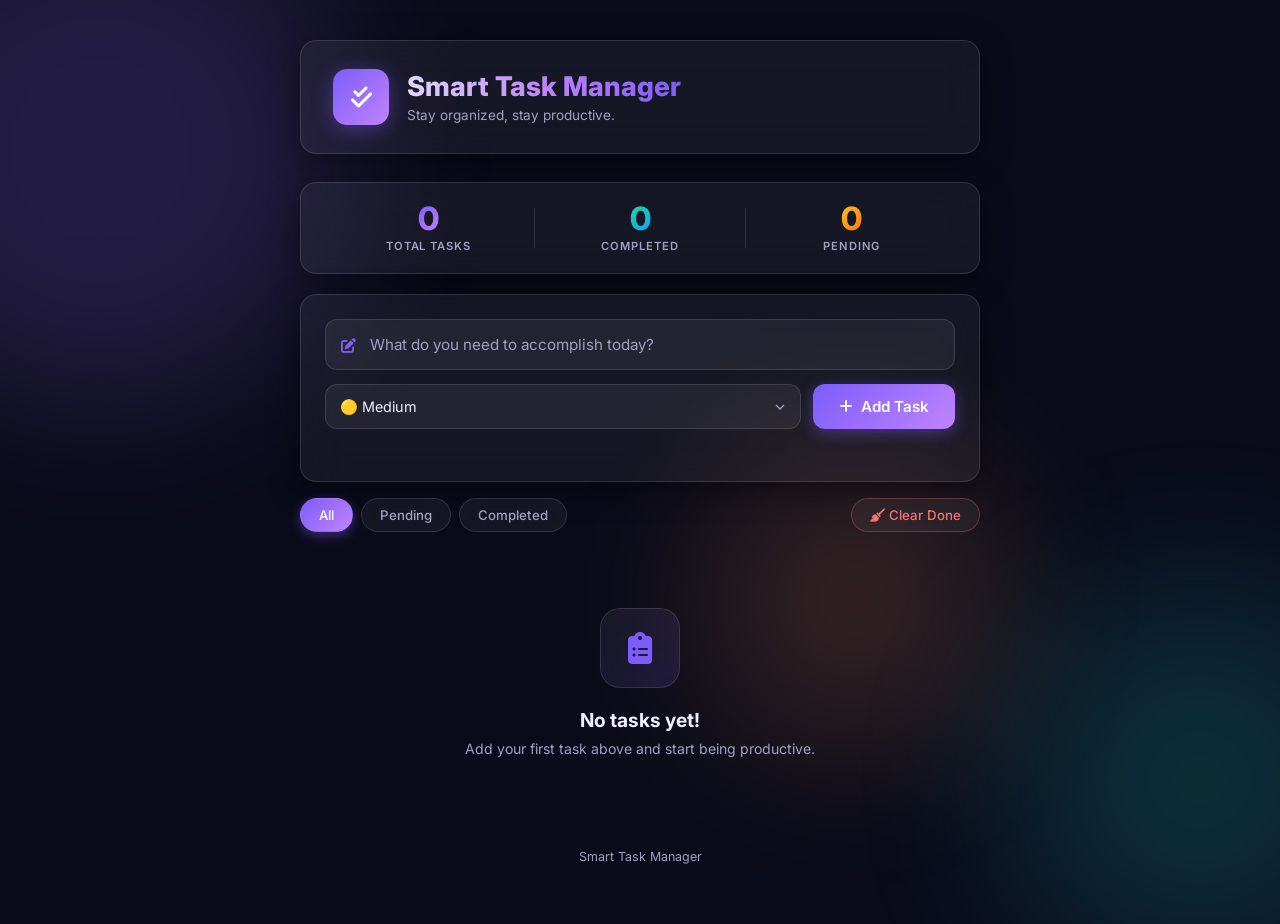
<file: index.html>
<!DOCTYPE html>
<html lang="en">

<head>
    <meta charset="UTF-8" />
    <meta name="viewport" content="width=device-width, initial-scale=1.0" />
    <meta name="description"
        content="Smart Task Manager – Organize your daily tasks with ease. Add, complete, and delete tasks in real time." />
    <title>Smart Task Manager</title>
    <link rel="stylesheet" href="style.css" />
    <link href="https://fonts.googleapis.com/css2?family=Inter:wght@300;400;500;600;700;800&display=swap"
        rel="stylesheet" />
    <link rel="stylesheet" href="https://cdnjs.cloudflare.com/ajax/libs/font-awesome/6.5.0/css/all.min.css" />
</head>

<body>

    <!-- Animated background orbs -->
    <div class="bg-orb orb1"></div>
    <div class="bg-orb orb2"></div>
    <div class="bg-orb orb3"></div>

    <div class="app-wrapper">

        <!-- Header -->
        <header class="app-header">
            <div class="header-icon">
                <i class="fas fa-check-double"></i>
            </div>
            <div class="header-text">
                <h1>Smart Task Manager</h1>
                <p class="subtitle">Stay organized, stay productive.</p>
            </div>
        </header>

        <!-- Stats Bar -->
        <div class="stats-bar">
            <div class="stat-item" id="stat-total">
                <span class="stat-number" id="total-count">0</span>
                <span class="stat-label">Total Tasks</span>
            </div>
            <div class="stat-divider"></div>
            <div class="stat-item" id="stat-completed">
                <span class="stat-number" id="completed-count">0</span>
                <span class="stat-label">Completed</span>
            </div>
            <div class="stat-divider"></div>
            <div class="stat-item" id="stat-pending">
                <span class="stat-number" id="pending-count">0</span>
                <span class="stat-label">Pending</span>
            </div>
        </div>

        <!-- Input Section -->
        <div class="input-section">
            <div class="input-wrapper">
                <i class="fas fa-pen-to-square input-icon"></i>
                <input type="text" id="task-input" placeholder="What do you need to accomplish today?" maxlength="120"
                    autocomplete="off" />
            </div>

            <div class="input-controls">
                <select id="priority-select" aria-label="Task Priority">
                    <option value="medium">🟡 Medium</option>
                    <option value="high">🔴 High</option>
                    <option value="low">🟢 Low</option>
                </select>
                <button id="add-btn" onclick="addTask()">
                    <i class="fas fa-plus"></i>
                    <span>Add Task</span>
                </button>
            </div>

            <!-- Validation message -->
            <div id="validation-msg" class="validation-msg" role="alert" aria-live="polite"></div>
        </div>

        <!-- Filter Bar -->
        <div class="filter-bar">
            <button class="filter-btn active" data-filter="all" onclick="filterTasks('all', this)">All</button>
            <button class="filter-btn" data-filter="pending" onclick="filterTasks('pending', this)">Pending</button>
            <button class="filter-btn" data-filter="completed"
                onclick="filterTasks('completed', this)">Completed</button>
            <button class="filter-btn clear-btn" onclick="clearCompleted()" title="Remove all completed tasks">
                <i class="fas fa-broom"></i> Clear Done
            </button>
        </div>

        <!-- Task List -->
        <main>
            <ul id="task-list" aria-label="Task List"></ul>

            <!-- Empty State -->
            <div id="empty-state" class="empty-state">
                <div class="empty-icon"><i class="fas fa-clipboard-list"></i></div>
                <h2>No tasks yet!</h2>
                <p>Add your first task above and start being productive.</p>
            </div>
        </main>

        <!-- Footer -->
        <footer class="app-footer">
            <p>Smart Task Manager </p>
        </footer>

    </div>

    <script src="script.js"></script>
</body>

</html>
</file>
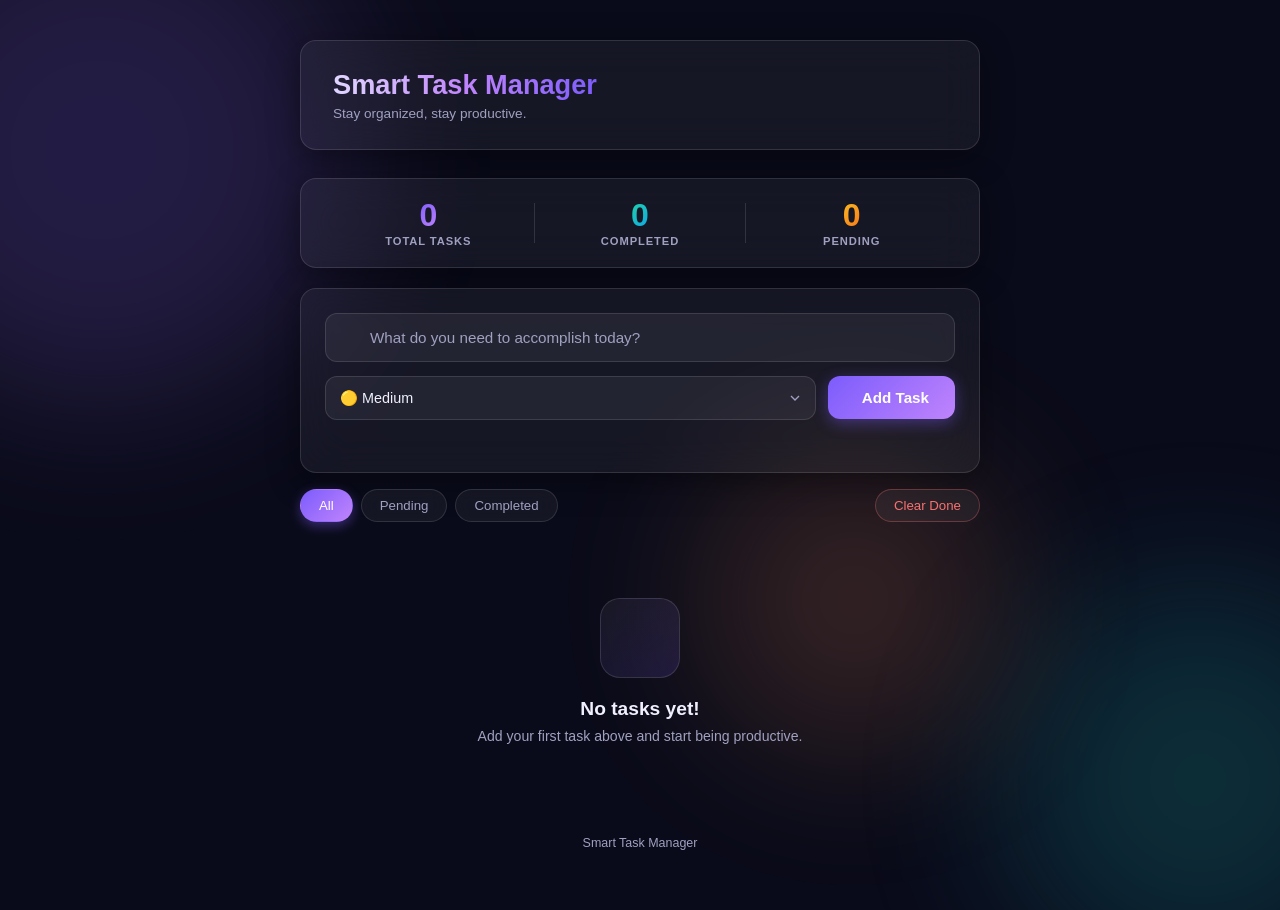
<file: mini.html>
<!DOCTYPE html>
<html lang="en">

<head>
    <meta charset="UTF-8" />
    <meta name="viewport" content="width=device-width, initial-scale=1.0" />
    <meta name="description"
        content="Smart Task Manager – Organize your daily tasks with ease. Add, complete, and delete tasks in real time." />
    <title>Smart Task Manager</title>
    <style>
        *, *::before, *::after {
  box-sizing: border-box;
  margin: 0;
  padding: 0;
}

:root {
  --bg-deep:       #0a0b1a;
  --bg-card:       rgba(255, 255, 255, 0.05);
  --border-glass:  rgba(255, 255, 255, 0.12);
  --accent:        #7c5cfc;
  --accent-2:      #c084fc;
  --accent-glow:   rgba(124, 92, 252, 0.4);
  --success:       #22d3a5;
  --danger:        #f87171;
  --warning:       #fbbf24;
  --text-primary:  #f0f0ff;
  --text-secondary:#a0a0c0;
  --shadow-card:   0 8px 32px rgba(0, 0, 0, 0.4);
  --radius:        16px;
  --transition:    all 0.3s cubic-bezier(0.4, 0, 0.2, 1);
}

html { scroll-behavior: smooth; }

body {
  font-family: 'Inter', sans-serif;
  background: var(--bg-deep);
  color: var(--text-primary);
  min-height: 100vh;
  display: flex;
  justify-content: center;
  align-items: flex-start;
  padding: 40px 16px 60px;
  overflow-x: hidden;
  position: relative;
}

/* --- Animated Background Orbs --- */
.bg-orb {
  position: fixed;
  border-radius: 50%;
  filter: blur(80px);
  opacity: 0.18;
  animation: drift 12s ease-in-out infinite alternate;
  pointer-events: none;
  z-index: 0;
}
.orb1 {
  width: 500px; height: 500px;
  background: radial-gradient(circle, #7c5cfc, #c084fc);
  top: -100px; left: -150px;
  animation-delay: 0s;
}
.orb2 {
  width: 400px; height: 400px;
  background: radial-gradient(circle, #22d3a5, #0ea5e9);
  bottom: -80px; right: -120px;
  animation-delay: -5s;
}
.orb3 {
  width: 300px; height: 300px;
  background: radial-gradient(circle, #f87171, #fbbf24);
  top: 50%; left: 55%;
  animation-delay: -9s;
}
@keyframes drift {
  from { transform: translate(0, 0) scale(1); }
  to   { transform: translate(20px, 30px) scale(1.08); }
}

/* --- App Wrapper --- */
.app-wrapper {
  width: 100%;
  max-width: 680px;
  position: relative;
  z-index: 1;
}

/* --- Header --- */
.app-header {
  display: flex;
  align-items: center;
  gap: 18px;
  margin-bottom: 28px;
  padding: 28px 32px;
  background: var(--bg-card);
  backdrop-filter: blur(20px);
  border: 1px solid var(--border-glass);
  border-radius: var(--radius);
  box-shadow: var(--shadow-card);
}

.header-text h1 {
  font-size: 1.7rem;
  font-weight: 800;
  background: linear-gradient(90deg, #e0d7ff, #c084fc, #7c5cfc);
  -webkit-background-clip: text;
  -webkit-text-fill-color: transparent;
  background-clip: text;
  line-height: 1.2;
}

.subtitle {
  font-size: 0.85rem;
  color: var(--text-secondary);
  margin-top: 4px;
  font-weight: 400;
}

/* --- Stats Bar --- */
.stats-bar {
  display: flex;
  align-items: center;
  justify-content: center;
  gap: 0;
  padding: 20px 32px;
  background: var(--bg-card);
  backdrop-filter: blur(20px);
  border: 1px solid var(--border-glass);
  border-radius: var(--radius);
  box-shadow: var(--shadow-card);
  margin-bottom: 20px;
}

.stat-item {
  flex: 1;
  display: flex;
  flex-direction: column;
  align-items: center;
  gap: 4px;
}

.stat-number {
  font-size: 2rem;
  font-weight: 800;
  line-height: 1;
  background: linear-gradient(135deg, var(--accent), var(--accent-2));
  -webkit-background-clip: text;
  -webkit-text-fill-color: transparent;
  background-clip: text;
  transition: var(--transition);
}

#stat-completed .stat-number { background: linear-gradient(135deg, var(--success), #0ea5e9); -webkit-background-clip: text; background-clip: text; }
#stat-pending .stat-number   { background: linear-gradient(135deg, var(--warning), #f97316); -webkit-background-clip: text; background-clip: text; }

.stat-label {
  font-size: 0.7rem;
  color: var(--text-secondary);
  text-transform: uppercase;
  letter-spacing: 0.08em;
  font-weight: 600;
}

.stat-divider {
  width: 1px;
  height: 40px;
  background: var(--border-glass);
  margin: 0 10px;
}

/* --- Input Section --- */
.input-section {
  background: var(--bg-card);
  backdrop-filter: blur(20px);
  border: 1px solid var(--border-glass);
  border-radius: var(--radius);
  box-shadow: var(--shadow-card);
  padding: 24px;
  margin-bottom: 16px;
  transition: var(--transition);
}

.input-section:focus-within {
  border-color: rgba(124, 92, 252, 0.5);
  box-shadow: var(--shadow-card), 0 0 0 3px var(--accent-glow);
}

.input-wrapper {
  position: relative;
  margin-bottom: 14px;
}

.input-icon {
  position: absolute;
  left: 16px;
  top: 50%;
  transform: translateY(-50%);
  color: var(--accent);
  font-size: 15px;
  pointer-events: none;
}

#task-input {
  width: 100%;
  padding: 15px 16px 15px 44px;
  background: rgba(255, 255, 255, 0.06);
  border: 1.5px solid var(--border-glass);
  border-radius: 12px;
  color: var(--text-primary);
  font-family: 'Inter', sans-serif;
  font-size: 0.95rem;
  outline: none;
  transition: var(--transition);
}

#task-input::placeholder { color: var(--text-secondary); }

#task-input:focus {
  border-color: var(--accent);
  background: rgba(124, 92, 252, 0.08);
}

.input-controls {
  display: flex;
  gap: 12px;
  align-items: center;
}

#priority-select {
  flex: 1;
  padding: 13px 14px;
  background: rgba(255, 255, 255, 0.06);
  border: 1.5px solid var(--border-glass);
  border-radius: 12px;
  color: var(--text-primary);
  font-family: 'Inter', sans-serif;
  font-size: 0.9rem;
  outline: none;
  cursor: pointer;
  transition: var(--transition);
  appearance: none;
  -webkit-appearance: none;
  background-image: url("data:image/svg+xml;charset=UTF-8,%3csvg xmlns='http://www.w3.org/2000/svg' viewBox='0 0 24 24' fill='none' stroke='%23a0a0c0' stroke-width='2'%3e%3cpolyline points='6 9 12 15 18 9'/%3e%3c/svg%3e");
  background-repeat: no-repeat;
  background-position: right 12px center;
  background-size: 16px;
  padding-right: 36px;
}

#priority-select option { background: #1a1b2e; }
#priority-select:focus { border-color: var(--accent); }

#add-btn {
  display: flex;
  align-items: center;
  gap: 8px;
  padding: 13px 26px;
  background: linear-gradient(135deg, var(--accent), var(--accent-2));
  color: #fff;
  border: none;
  border-radius: 12px;
  font-family: 'Inter', sans-serif;
  font-size: 0.95rem;
  font-weight: 600;
  cursor: pointer;
  transition: var(--transition);
  box-shadow: 0 4px 15px var(--accent-glow);
  white-space: nowrap;
}

#add-btn:hover {
  transform: translateY(-2px);
  box-shadow: 0 8px 25px var(--accent-glow);
}

#add-btn:active { transform: translateY(0); }

/* --- Validation Message --- */
.validation-msg {
  font-size: 0.82rem;
  color: var(--danger);
  margin-top: 10px;
  min-height: 18px;
  display: flex;
  align-items: center;
  gap: 6px;
  opacity: 0;
  transform: translateY(-4px);
  transition: var(--transition);
}

.validation-msg.show {
  opacity: 1;
  transform: translateY(0);
}

/* --- Filter Bar --- */
.filter-bar {
  display: flex;
  gap: 8px;
  margin-bottom: 16px;
  flex-wrap: wrap;
}

.filter-btn {
  padding: 8px 18px;
  border-radius: 50px;
  border: 1.5px solid var(--border-glass);
  background: var(--bg-card);
  color: var(--text-secondary);
  font-family: 'Inter', sans-serif;
  font-size: 0.83rem;
  font-weight: 500;
  cursor: pointer;
  transition: var(--transition);
  backdrop-filter: blur(10px);
}

.filter-btn:hover { border-color: var(--accent); color: var(--text-primary); }

.filter-btn.active {
  background: linear-gradient(135deg, var(--accent), var(--accent-2));
  border-color: transparent;
  color: #fff;
  box-shadow: 0 4px 12px var(--accent-glow);
}

.clear-btn {
  margin-left: auto;
  border-color: rgba(248, 113, 113, 0.3);
  color: var(--danger);
}

.clear-btn:hover {
  background: rgba(248, 113, 113, 0.15);
  border-color: var(--danger);
  color: var(--danger);
}

/* --- Task List --- */
#task-list {
  list-style: none;
  display: flex;
  flex-direction: column;
  gap: 10px;
}

/* --- Task Item --- */
.task-item {
  display: flex;
  align-items: center;
  gap: 14px;
  padding: 16px 18px;
  background: var(--bg-card);
  backdrop-filter: blur(20px);
  border: 1px solid var(--border-glass);
  border-radius: var(--radius);
  box-shadow: var(--shadow-card);
  transition: var(--transition);
  animation: slideIn 0.35s cubic-bezier(0.4, 0, 0.2, 1) both;
  cursor: default;
  position: relative;
  overflow: hidden;
}

.task-item::before {
  content: '';
  position: absolute;
  left: 0; top: 0; bottom: 0;
  width: 3px;
  border-radius: 3px 0 0 3px;
  background: linear-gradient(135deg, var(--accent), var(--accent-2));
  transition: var(--transition);
}

.task-item.priority-high::before  { background: linear-gradient(135deg, #f87171, #fb923c); }
.task-item.priority-low::before   { background: linear-gradient(135deg, var(--success), #34d399); }
.task-item.priority-medium::before { background: linear-gradient(135deg, var(--warning), #f97316); }

.task-item:hover {
  transform: translateY(-2px);
  border-color: rgba(124, 92, 252, 0.35);
  box-shadow: 0 12px 40px rgba(0, 0, 0, 0.5);
}

.task-item.completed {
  opacity: 0.6;
}

.task-item.completed::before { background: var(--success) !important; }

@keyframes slideIn {
  from { opacity: 0; transform: translateY(16px) scale(0.97); }
  to   { opacity: 1; transform: translateY(0) scale(1); }
}

@keyframes slideOut {
  from { opacity: 1; transform: scale(1); max-height: 120px; margin-bottom: 10px; }
  to   { opacity: 0; transform: scale(0.95); max-height: 0; margin-bottom: 0; padding: 0; }
}

.task-item.removing {
  animation: slideOut 0.3s ease forwards;
}

/* --- Checkbox --- */
.task-checkbox {
  width: 22px; height: 22px;
  border-radius: 50%;
  border: 2px solid var(--border-glass);
  background: transparent;
  cursor: pointer;
  flex-shrink: 0;
  display: flex; align-items: center; justify-content: center;
  transition: var(--transition);
  position: relative;
}

.task-checkbox:hover { border-color: var(--success); }

.task-checkbox.checked {
  background: linear-gradient(135deg, var(--success), #34d399);
  border-color: transparent;
  box-shadow: 0 0 12px rgba(34, 211, 165, 0.5);
}

.task-checkbox.checked::after {
  content: '\f00c';
  font-family: 'Font Awesome 6 Free';
  font-weight: 900;
  color: #fff;
  font-size: 11px;
}

/* --- Task Content --- */
.task-content {
  flex: 1;
  min-width: 0;
}

.task-text {
  font-size: 0.95rem;
  font-weight: 500;
  color: var(--text-primary);
  word-break: break-word;
  transition: var(--transition);
  line-height: 1.4;
}

.task-item.completed .task-text {
  text-decoration: line-through;
  color: var(--text-secondary);
}

.task-meta {
  display: flex;
  align-items: center;
  gap: 10px;
  margin-top: 5px;
}

.task-priority-badge {
  font-size: 0.68rem;
  font-weight: 600;
  text-transform: uppercase;
  letter-spacing: 0.06em;
  padding: 2px 8px;
  border-radius: 20px;
  flex-shrink: 0;
}
.badge-high   { background: rgba(248, 113, 113, 0.2); color: #f87171; }
.badge-medium { background: rgba(251, 191, 36, 0.2);  color: #fbbf24; }
.badge-low    { background: rgba(34, 211, 165, 0.2);  color: #22d3a5; }

.task-time {
  font-size: 0.7rem;
  color: var(--text-secondary);
}

/* --- Action Buttons --- */
.task-actions {
  display: flex;
  gap: 6px;
  flex-shrink: 0;
}

.action-btn {
  width: 34px; height: 34px;
  border-radius: 10px;
  border: 1.5px solid var(--border-glass);
  background: rgba(255, 255, 255, 0.04);
  color: var(--text-secondary);
  font-size: 13px;
  cursor: pointer;
  display: flex; align-items: center; justify-content: center;
  transition: var(--transition);
}

.action-btn.complete-btn:hover {
  border-color: var(--success);
  color: var(--success);
  background: rgba(34, 211, 165, 0.12);
}

.action-btn.delete-btn:hover {
  border-color: var(--danger);
  color: var(--danger);
  background: rgba(248, 113, 113, 0.12);
}

/* --- Empty State --- */
.empty-state {
  text-align: center;
  padding: 60px 20px;
  display: none;
  animation: fadeIn 0.4s ease;
}

.empty-state.visible { display: block; }

.empty-icon {
  width: 80px; height: 80px;
  border-radius: 20px;
  background: linear-gradient(135deg, var(--bg-card), rgba(124, 92, 252, 0.15));
  border: 1px solid var(--border-glass);
  display: flex; align-items: center; justify-content: center;
  font-size: 32px;
  color: var(--accent);
  margin: 0 auto 20px;
}

.empty-state h2 {
  font-size: 1.2rem;
  font-weight: 700;
  color: var(--text-primary);
  margin-bottom: 8px;
}

.empty-state p {
  font-size: 0.88rem;
  color: var(--text-secondary);
}

@keyframes fadeIn {
  from { opacity: 0; transform: translateY(10px); }
  to   { opacity: 1; transform: translateY(0); }
}

/* --- Footer --- */
.app-footer {
  text-align: center;
  margin-top: 32px;
  color: var(--text-secondary);
  font-size: 0.78rem;
}

.app-footer .fa-heart { color: var(--danger); }

/* --- Scrollbar --- */
::-webkit-scrollbar { width: 6px; }
::-webkit-scrollbar-track { background: transparent; }
::-webkit-scrollbar-thumb { background: rgba(124, 92, 252, 0.4); border-radius: 10px; }

/* --- Responsive --- */
@media (max-width: 500px) {
  .app-header { padding: 20px; gap: 14px; }
  .header-text h1 { font-size: 1.3rem; }
  .input-controls { flex-direction: column; }
  #add-btn { width: 100%; justify-content: center; }
  #priority-select { width: 100%; }
  .filter-bar { gap: 6px; }
  .clear-btn { margin-left: 0; }
}

    </style>
    
</head>

<body>
    <div class="bg-orb orb1"></div>
    <div class="bg-orb orb2"></div>
    <div class="bg-orb orb3"></div>

    <div class="app-wrapper">

        <!-- Header -->
        <header class="app-header">
            <div class="header-text">
                <h1>Smart Task Manager</h1>
                <p class="subtitle">Stay organized, stay productive.</p>
            </div>
        </header>

        <!-- Stats Bar -->
        <div class="stats-bar">
            <div class="stat-item" id="stat-total">
                <span class="stat-number" id="total-count">0</span>
                <span class="stat-label">Total Tasks</span>
            </div>
            <div class="stat-divider"></div>
            <div class="stat-item" id="stat-completed">
                <span class="stat-number" id="completed-count">0</span>
                <span class="stat-label">Completed</span>
            </div>
            <div class="stat-divider"></div>
            <div class="stat-item" id="stat-pending">
                <span class="stat-number" id="pending-count">0</span>
                <span class="stat-label">Pending</span>
            </div>
        </div>

        <!-- Input Section -->
        <div class="input-section">
            <div class="input-wrapper">
                <i class="fas fa-pen-to-square input-icon"></i>
                <input type="text" id="task-input" placeholder="What do you need to accomplish today?" maxlength="120"
                    autocomplete="off" />
            </div>

            <div class="input-controls">
                <select id="priority-select" aria-label="Task Priority">
                    <option value="medium">🟡 Medium</option>
                    <option value="high">🔴 High</option>
                    <option value="low">🟢 Low</option>
                </select>
                <button id="add-btn" onclick="addTask()">
                    <i class="fas fa-plus"></i>
                    <span>Add Task</span>
                </button>
            </div>

            <!-- Validation message -->
            <div id="validation-msg" class="validation-msg" role="alert" aria-live="polite"></div>
        </div>

        <!-- Filter Bar -->
        <div class="filter-bar">
            <button class="filter-btn active" data-filter="all" onclick="filterTasks('all', this)">All</button>
            <button class="filter-btn" data-filter="pending" onclick="filterTasks('pending', this)">Pending</button>
            <button class="filter-btn" data-filter="completed"
                onclick="filterTasks('completed', this)">Completed</button>
            <button class="filter-btn clear-btn" onclick="clearCompleted()" title="Remove all completed tasks">
                <i class="fas fa-broom"></i> Clear Done
            </button>
        </div>

        <!-- Task List -->
        <main>
            <ul id="task-list" aria-label="Task List"></ul>

            <!-- Empty State -->
            <div id="empty-state" class="empty-state">
                <div class="empty-icon"><i class="fas fa-clipboard-list"></i></div>
                <h2>No tasks yet!</h2>
                <p>Add your first task above and start being productive.</p>
            </div>
        </main>

        <!-- Footer -->
        <footer class="app-footer">
            <p>Smart Task Manager </p>
        </footer>

    </div>

    <script>
        // Array to store all task objects (temporary in-memory storage)
let tasks = [];

// Current filter applied to the task list
let currentFilter = 'all';

// Unique ID counter for each task
let nextId = 1;

// ─── DOM Element References ────────────────────────────────────────────────

const taskInput      = document.getElementById('task-input');
const addBtn         = document.getElementById('add-btn');
const taskList       = document.getElementById('task-list');
const emptyState     = document.getElementById('empty-state');
const validationMsg  = document.getElementById('validation-msg');
const prioritySelect = document.getElementById('priority-select');
const totalCount     = document.getElementById('total-count');
const completedCount = document.getElementById('completed-count');
const pendingCount   = document.getElementById('pending-count');

// ─── Helper: Get Current Time String ──────────────────────────────────────

/**
 * Returns a short formatted time string for task timestamp.
 * @returns {string} e.g. "02:45 PM"
 */
function getCurrentTime() {
  const now = new Date();
  let hours   = now.getHours();
  let minutes = now.getMinutes();
  const ampm  = hours >= 12 ? 'PM' : 'AM';

  // Convert to 12-hour format
  hours = hours % 12;
  hours = hours ? hours : 12;

  // Pad minutes with leading zero if needed
  const minuteStr = minutes < 10 ? '0' + minutes : String(minutes);

  return hours + ':' + minuteStr + ' ' + ampm;
}

// ─── Show Validation Message ───────────────────────────────────────────────

/**
 * Displays a validation or error message below the input.
 * Automatically hides after 3 seconds.
 * @param {string} message - The message text to display.
 */
function showValidation(message) {
  validationMsg.innerHTML = '<i class="fas fa-exclamation-circle"></i> ' + message;
  validationMsg.classList.add('show');

  // Auto-hide after 3 seconds
  setTimeout(function () {
    validationMsg.classList.remove('show');
  }, 3000);
}

// ─── Add Task ─────────────────────────────────────────────────────────────

/**
 * Validates user input and adds a new task to the tasks array.
 * Uses: if-else control statement, array push, DOM update.
 */
function addTask() {
  // Step 1: Read the input value and trim whitespace
  const inputValue = taskInput.value.trim();
  const priority   = prioritySelect.value;

  // Step 2: Validate input using if-else (control statement)
  if (inputValue === '') {
    showValidation('Please enter a task before adding!');
    taskInput.focus();
    return; // Exit function early if validation fails
  }

  if (inputValue.length < 2) {
    showValidation('Task must be at least 2 characters long.');
    taskInput.focus();
    return;
  }

  // Step 3: Create a new task object and push into the tasks array
  const newTask = {
    id:        nextId++,          // Number: unique identifier
    text:      inputValue,        // String: task description
    completed: false,             // Boolean: completion status
    priority:  priority,          // String: 'high' | 'medium' | 'low'
    time:      getCurrentTime()   // String: creation time
  };

  tasks.push(newTask); // Add to array

  // Step 4: Clear input field
  taskInput.value = '';
  taskInput.focus();

  // Step 5: Re-render the task list to display updated array
  renderTasks();
  updateStats();
}

// ─── Render Tasks ─────────────────────────────────────────────────────────

/**
 * Clears the task list and re-renders all tasks using a for loop.
 * Uses: for loop, DOM createElement, appendChild, control statements.
 */
function renderTasks() {
  // Clear the existing list from the DOM
  taskList.innerHTML = '';

  // Determine which tasks to show based on the current filter
  // Using control statement (if-else) for filtering
  let filteredTasks = [];

  if (currentFilter === 'all') {
    filteredTasks = tasks;
  } else if (currentFilter === 'completed') {
    filteredTasks = tasks.filter(function (t) { return t.completed === true; });
  } else if (currentFilter === 'pending') {
    filteredTasks = tasks.filter(function (t) { return t.completed === false; });
  }

  // Show or hide the empty state message (control statement)
  if (filteredTasks.length === 0) {
    emptyState.classList.add('visible');
  } else {
    emptyState.classList.remove('visible');
  }

  // Use a for loop to iterate over the filtered tasks array
  for (let i = 0; i < filteredTasks.length; i++) {
    const task = filteredTasks[i];

    // ── Build task item using DOM manipulation ──────────────────
    const li = document.createElement('li');
    li.classList.add('task-item');
    li.id = 'task-' + task.id;

    // Add priority class for left border color
    li.classList.add('priority-' + task.priority);

    // Mark as completed if applicable
    if (task.completed) {
      li.classList.add('completed');
    }

    // ── Checkbox (visual) ──
    const checkbox = document.createElement('div');
    checkbox.classList.add('task-checkbox');
    if (task.completed) {
      checkbox.classList.add('checked');
    }
    checkbox.setAttribute('role', 'checkbox');
    checkbox.setAttribute('aria-checked', String(task.completed));
    checkbox.setAttribute('tabindex', '0');
    checkbox.setAttribute('title', task.completed ? 'Mark as pending' : 'Mark as complete');
    checkbox.onclick = function () { toggleComplete(task.id); };
    checkbox.onkeydown = function (e) {
      if (e.key === 'Enter' || e.key === ' ') {
        e.preventDefault();
        toggleComplete(task.id);
      }
    };

    // ── Task Content ──
    const content = document.createElement('div');
    content.classList.add('task-content');

    const textEl = document.createElement('span');
    textEl.classList.add('task-text');
    textEl.textContent = task.text;

    const meta = document.createElement('div');
    meta.classList.add('task-meta');

    // Priority badge using switch statement
    const badge = document.createElement('span');
    badge.classList.add('task-priority-badge');

    switch (task.priority) {
      case 'high':
        badge.className = 'task-priority-badge badge-high';
        badge.textContent = '🔴 High';
        break;
      case 'low':
        badge.className = 'task-priority-badge badge-low';
        badge.textContent = '🟢 Low';
        break;
      default: // medium
        badge.className = 'task-priority-badge badge-medium';
        badge.textContent = '🟡 Medium';
        break;
    }

    const timeEl = document.createElement('span');
    timeEl.classList.add('task-time');
    timeEl.textContent = 'Added at ' + task.time;

    meta.appendChild(badge);
    meta.appendChild(timeEl);

    content.appendChild(textEl);
    content.appendChild(meta);

    // ── Action Buttons ──
    const actions = document.createElement('div');
    actions.classList.add('task-actions');

    // Complete/undo button
    const completeBtn = document.createElement('button');
    completeBtn.classList.add('action-btn', 'complete-btn');
    completeBtn.title = task.completed ? 'Mark as Pending' : 'Mark as Complete';
    completeBtn.innerHTML = task.completed
      ? '<i class="fas fa-rotate-left"></i>'
      : '<i class="fas fa-check"></i>';
    completeBtn.onclick = function () { toggleComplete(task.id); };

    // Delete button
    const deleteBtn = document.createElement('button');
    deleteBtn.classList.add('action-btn', 'delete-btn');
    deleteBtn.title = 'Delete Task';
    deleteBtn.innerHTML = '<i class="fas fa-trash-can"></i>';
    deleteBtn.onclick = function () { deleteTask(task.id); };

    actions.appendChild(completeBtn);
    actions.appendChild(deleteBtn);

    // ── Assemble the task item using appendChild ──
    li.appendChild(checkbox);
    li.appendChild(content);
    li.appendChild(actions);

    // Append the task item to the list
    taskList.appendChild(li);
  }
}

// ─── Toggle Complete ───────────────────────────────────────────────────────

/**
 * Toggles the completed state of a task by its ID.
 * Uses: for loop to find task, boolean toggle, re-render.
 * @param {number} id - The unique ID of the task to toggle.
 */
function toggleComplete(id) {
  // Use a for loop to find the task with the matching ID
  for (let i = 0; i < tasks.length; i++) {
    if (tasks[i].id === id) {
      // Toggle the boolean completed status
      tasks[i].completed = !tasks[i].completed;
      break; // Exit loop once found
    }
  }

  renderTasks();
  updateStats();
}

// ─── Delete Task ───────────────────────────────────────────────────────────

/**
 * Removes a task from the tasks array by its ID.
 * Uses: DOM .remove(), array splice, animation.
 * @param {number} id - The unique ID of the task to delete.
 */
function deleteTask(id) {
  // Add removal animation class
  const el = document.getElementById('task-' + id);
  if (el) {
    el.classList.add('removing');

    // Wait for animation to finish before removing from DOM & array
    setTimeout(function () {
      // Remove task from the tasks array using filter
      tasks = tasks.filter(function (t) { return t.id !== id; });

      renderTasks();
      updateStats();
    }, 300);
  }
}

// ─── Update Stats ──────────────────────────────────────────────────────────

/**
 * Updates the total, completed, and pending task counters in the stats bar.
 * Uses: for loop, counter variables (Number type).
 */
function updateStats() {
  let total     = tasks.length;       // Number
  let completed = 0;                  // Number
  let pending   = 0;                  // Number

  // Use for loop to count completed and pending tasks
  for (let i = 0; i < tasks.length; i++) {
    if (tasks[i].completed === true) {
      completed++;
    } else {
      pending++;
    }
  }

  // Update the DOM elements with the new counts
  totalCount.textContent     = total;
  completedCount.textContent = completed;
  pendingCount.textContent   = pending;
}

// ─── Filter Tasks ─────────────────────────────────────────────────────────

/**
 * Sets the current filter and re-renders the task list.
 * @param {string} filter - 'all' | 'pending' | 'completed'
 * @param {HTMLElement} btn - The clicked filter button element.
 */
function filterTasks(filter, btn) {
  currentFilter = filter;

  // Remove 'active' class from all filter buttons
  const filterBtns = document.querySelectorAll('.filter-btn');
  for (let i = 0; i < filterBtns.length; i++) {
    filterBtns[i].classList.remove('active');
  }

  // Add 'active' class to the clicked button
  btn.classList.add('active');

  renderTasks();
}

// ─── Clear Completed ───────────────────────────────────────────────────────

/**
 * Removes all completed tasks from the array and re-renders.
 */
function clearCompleted() {
  // Count how many will be removed
  let removedCount = 0;
  for (let i = 0; i < tasks.length; i++) {
    if (tasks[i].completed) {
      removedCount++;
    }
  }

  // Guard: if no completed tasks, show message
  if (removedCount === 0) {
    showValidation('No completed tasks to clear!');
    return;
  }

  // Filter out completed tasks
  tasks = tasks.filter(function (t) { return t.completed === false; });

  renderTasks();
  updateStats();
}

// ─── Event Listeners ───────────────────────────────────────────────────────

// Listen for 'keypress' event on input (Enter key submits task)
taskInput.addEventListener('keypress', function (event) {
  if (event.key === 'Enter') {
    addTask();
  }
});

// ─── Initial Render ────────────────────────────────────────────────────────

// Run on page load to set initial UI state
renderTasks();
updateStats();

    </script>
</body>

</html>
</file>
<file: style.css>
/* =============================================
   SMART TASK MANAGER – Premium Stylesheet
   ============================================= */

/* --- Reset & Base --- */
*, *::before, *::after {
  box-sizing: border-box;
  margin: 0;
  padding: 0;
}

:root {
  --bg-deep:       #0a0b1a;
  --bg-card:       rgba(255, 255, 255, 0.05);
  --border-glass:  rgba(255, 255, 255, 0.12);
  --accent:        #7c5cfc;
  --accent-2:      #c084fc;
  --accent-glow:   rgba(124, 92, 252, 0.4);
  --success:       #22d3a5;
  --danger:        #f87171;
  --warning:       #fbbf24;
  --text-primary:  #f0f0ff;
  --text-secondary:#a0a0c0;
  --shadow-card:   0 8px 32px rgba(0, 0, 0, 0.4);
  --radius:        16px;
  --transition:    all 0.3s cubic-bezier(0.4, 0, 0.2, 1);
}

html { scroll-behavior: smooth; }

body {
  font-family: 'Inter', sans-serif;
  background: var(--bg-deep);
  color: var(--text-primary);
  min-height: 100vh;
  display: flex;
  justify-content: center;
  align-items: flex-start;
  padding: 40px 16px 60px;
  overflow-x: hidden;
  position: relative;
}

/* --- Animated Background Orbs --- */
.bg-orb {
  position: fixed;
  border-radius: 50%;
  filter: blur(80px);
  opacity: 0.18;
  animation: drift 12s ease-in-out infinite alternate;
  pointer-events: none;
  z-index: 0;
}
.orb1 {
  width: 500px; height: 500px;
  background: radial-gradient(circle, #7c5cfc, #c084fc);
  top: -100px; left: -150px;
  animation-delay: 0s;
}
.orb2 {
  width: 400px; height: 400px;
  background: radial-gradient(circle, #22d3a5, #0ea5e9);
  bottom: -80px; right: -120px;
  animation-delay: -5s;
}
.orb3 {
  width: 300px; height: 300px;
  background: radial-gradient(circle, #f87171, #fbbf24);
  top: 50%; left: 55%;
  animation-delay: -9s;
}
@keyframes drift {
  from { transform: translate(0, 0) scale(1); }
  to   { transform: translate(20px, 30px) scale(1.08); }
}

/* --- App Wrapper --- */
.app-wrapper {
  width: 100%;
  max-width: 680px;
  position: relative;
  z-index: 1;
}

/* --- Header --- */
.app-header {
  display: flex;
  align-items: center;
  gap: 18px;
  margin-bottom: 28px;
  padding: 28px 32px;
  background: var(--bg-card);
  backdrop-filter: blur(20px);
  border: 1px solid var(--border-glass);
  border-radius: var(--radius);
  box-shadow: var(--shadow-card);
}

.header-icon {
  width: 56px; height: 56px;
  border-radius: 14px;
  background: linear-gradient(135deg, var(--accent), var(--accent-2));
  display: flex; align-items: center; justify-content: center;
  font-size: 24px;
  color: #fff;
  flex-shrink: 0;
  box-shadow: 0 4px 20px var(--accent-glow);
}

.header-text h1 {
  font-size: 1.7rem;
  font-weight: 800;
  background: linear-gradient(90deg, #e0d7ff, #c084fc, #7c5cfc);
  -webkit-background-clip: text;
  -webkit-text-fill-color: transparent;
  background-clip: text;
  line-height: 1.2;
}

.subtitle {
  font-size: 0.85rem;
  color: var(--text-secondary);
  margin-top: 4px;
  font-weight: 400;
}

/* --- Stats Bar --- */
.stats-bar {
  display: flex;
  align-items: center;
  justify-content: center;
  gap: 0;
  padding: 20px 32px;
  background: var(--bg-card);
  backdrop-filter: blur(20px);
  border: 1px solid var(--border-glass);
  border-radius: var(--radius);
  box-shadow: var(--shadow-card);
  margin-bottom: 20px;
}

.stat-item {
  flex: 1;
  display: flex;
  flex-direction: column;
  align-items: center;
  gap: 4px;
}

.stat-number {
  font-size: 2rem;
  font-weight: 800;
  line-height: 1;
  background: linear-gradient(135deg, var(--accent), var(--accent-2));
  -webkit-background-clip: text;
  -webkit-text-fill-color: transparent;
  background-clip: text;
  transition: var(--transition);
}

#stat-completed .stat-number { background: linear-gradient(135deg, var(--success), #0ea5e9); -webkit-background-clip: text; background-clip: text; }
#stat-pending .stat-number   { background: linear-gradient(135deg, var(--warning), #f97316); -webkit-background-clip: text; background-clip: text; }

.stat-label {
  font-size: 0.7rem;
  color: var(--text-secondary);
  text-transform: uppercase;
  letter-spacing: 0.08em;
  font-weight: 600;
}

.stat-divider {
  width: 1px;
  height: 40px;
  background: var(--border-glass);
  margin: 0 10px;
}

/* --- Input Section --- */
.input-section {
  background: var(--bg-card);
  backdrop-filter: blur(20px);
  border: 1px solid var(--border-glass);
  border-radius: var(--radius);
  box-shadow: var(--shadow-card);
  padding: 24px;
  margin-bottom: 16px;
  transition: var(--transition);
}

.input-section:focus-within {
  border-color: rgba(124, 92, 252, 0.5);
  box-shadow: var(--shadow-card), 0 0 0 3px var(--accent-glow);
}

.input-wrapper {
  position: relative;
  margin-bottom: 14px;
}

.input-icon {
  position: absolute;
  left: 16px;
  top: 50%;
  transform: translateY(-50%);
  color: var(--accent);
  font-size: 15px;
  pointer-events: none;
}

#task-input {
  width: 100%;
  padding: 15px 16px 15px 44px;
  background: rgba(255, 255, 255, 0.06);
  border: 1.5px solid var(--border-glass);
  border-radius: 12px;
  color: var(--text-primary);
  font-family: 'Inter', sans-serif;
  font-size: 0.95rem;
  outline: none;
  transition: var(--transition);
}

#task-input::placeholder { color: var(--text-secondary); }

#task-input:focus {
  border-color: var(--accent);
  background: rgba(124, 92, 252, 0.08);
}

.input-controls {
  display: flex;
  gap: 12px;
  align-items: center;
}

#priority-select {
  flex: 1;
  padding: 13px 14px;
  background: rgba(255, 255, 255, 0.06);
  border: 1.5px solid var(--border-glass);
  border-radius: 12px;
  color: var(--text-primary);
  font-family: 'Inter', sans-serif;
  font-size: 0.9rem;
  outline: none;
  cursor: pointer;
  transition: var(--transition);
  appearance: none;
  -webkit-appearance: none;
  background-image: url("data:image/svg+xml;charset=UTF-8,%3csvg xmlns='http://www.w3.org/2000/svg' viewBox='0 0 24 24' fill='none' stroke='%23a0a0c0' stroke-width='2'%3e%3cpolyline points='6 9 12 15 18 9'/%3e%3c/svg%3e");
  background-repeat: no-repeat;
  background-position: right 12px center;
  background-size: 16px;
  padding-right: 36px;
}

#priority-select option { background: #1a1b2e; }
#priority-select:focus { border-color: var(--accent); }

#add-btn {
  display: flex;
  align-items: center;
  gap: 8px;
  padding: 13px 26px;
  background: linear-gradient(135deg, var(--accent), var(--accent-2));
  color: #fff;
  border: none;
  border-radius: 12px;
  font-family: 'Inter', sans-serif;
  font-size: 0.95rem;
  font-weight: 600;
  cursor: pointer;
  transition: var(--transition);
  box-shadow: 0 4px 15px var(--accent-glow);
  white-space: nowrap;
}

#add-btn:hover {
  transform: translateY(-2px);
  box-shadow: 0 8px 25px var(--accent-glow);
}

#add-btn:active { transform: translateY(0); }

/* --- Validation Message --- */
.validation-msg {
  font-size: 0.82rem;
  color: var(--danger);
  margin-top: 10px;
  min-height: 18px;
  display: flex;
  align-items: center;
  gap: 6px;
  opacity: 0;
  transform: translateY(-4px);
  transition: var(--transition);
}

.validation-msg.show {
  opacity: 1;
  transform: translateY(0);
}

/* --- Filter Bar --- */
.filter-bar {
  display: flex;
  gap: 8px;
  margin-bottom: 16px;
  flex-wrap: wrap;
}

.filter-btn {
  padding: 8px 18px;
  border-radius: 50px;
  border: 1.5px solid var(--border-glass);
  background: var(--bg-card);
  color: var(--text-secondary);
  font-family: 'Inter', sans-serif;
  font-size: 0.83rem;
  font-weight: 500;
  cursor: pointer;
  transition: var(--transition);
  backdrop-filter: blur(10px);
}

.filter-btn:hover { border-color: var(--accent); color: var(--text-primary); }

.filter-btn.active {
  background: linear-gradient(135deg, var(--accent), var(--accent-2));
  border-color: transparent;
  color: #fff;
  box-shadow: 0 4px 12px var(--accent-glow);
}

.clear-btn {
  margin-left: auto;
  border-color: rgba(248, 113, 113, 0.3);
  color: var(--danger);
}

.clear-btn:hover {
  background: rgba(248, 113, 113, 0.15);
  border-color: var(--danger);
  color: var(--danger);
}

/* --- Task List --- */
#task-list {
  list-style: none;
  display: flex;
  flex-direction: column;
  gap: 10px;
}

/* --- Task Item --- */
.task-item {
  display: flex;
  align-items: center;
  gap: 14px;
  padding: 16px 18px;
  background: var(--bg-card);
  backdrop-filter: blur(20px);
  border: 1px solid var(--border-glass);
  border-radius: var(--radius);
  box-shadow: var(--shadow-card);
  transition: var(--transition);
  animation: slideIn 0.35s cubic-bezier(0.4, 0, 0.2, 1) both;
  cursor: default;
  position: relative;
  overflow: hidden;
}

.task-item::before {
  content: '';
  position: absolute;
  left: 0; top: 0; bottom: 0;
  width: 3px;
  border-radius: 3px 0 0 3px;
  background: linear-gradient(135deg, var(--accent), var(--accent-2));
  transition: var(--transition);
}

.task-item.priority-high::before  { background: linear-gradient(135deg, #f87171, #fb923c); }
.task-item.priority-low::before   { background: linear-gradient(135deg, var(--success), #34d399); }
.task-item.priority-medium::before { background: linear-gradient(135deg, var(--warning), #f97316); }

.task-item:hover {
  transform: translateY(-2px);
  border-color: rgba(124, 92, 252, 0.35);
  box-shadow: 0 12px 40px rgba(0, 0, 0, 0.5);
}

.task-item.completed {
  opacity: 0.6;
}

.task-item.completed::before { background: var(--success) !important; }

@keyframes slideIn {
  from { opacity: 0; transform: translateY(16px) scale(0.97); }
  to   { opacity: 1; transform: translateY(0) scale(1); }
}

@keyframes slideOut {
  from { opacity: 1; transform: scale(1); max-height: 120px; margin-bottom: 10px; }
  to   { opacity: 0; transform: scale(0.95); max-height: 0; margin-bottom: 0; padding: 0; }
}

.task-item.removing {
  animation: slideOut 0.3s ease forwards;
}

/* --- Checkbox --- */
.task-checkbox {
  width: 22px; height: 22px;
  border-radius: 50%;
  border: 2px solid var(--border-glass);
  background: transparent;
  cursor: pointer;
  flex-shrink: 0;
  display: flex; align-items: center; justify-content: center;
  transition: var(--transition);
  position: relative;
}

.task-checkbox:hover { border-color: var(--success); }

.task-checkbox.checked {
  background: linear-gradient(135deg, var(--success), #34d399);
  border-color: transparent;
  box-shadow: 0 0 12px rgba(34, 211, 165, 0.5);
}

.task-checkbox.checked::after {
  content: '\f00c';
  font-family: 'Font Awesome 6 Free';
  font-weight: 900;
  color: #fff;
  font-size: 11px;
}

/* --- Task Content --- */
.task-content {
  flex: 1;
  min-width: 0;
}

.task-text {
  font-size: 0.95rem;
  font-weight: 500;
  color: var(--text-primary);
  word-break: break-word;
  transition: var(--transition);
  line-height: 1.4;
}

.task-item.completed .task-text {
  text-decoration: line-through;
  color: var(--text-secondary);
}

.task-meta {
  display: flex;
  align-items: center;
  gap: 10px;
  margin-top: 5px;
}

.task-priority-badge {
  font-size: 0.68rem;
  font-weight: 600;
  text-transform: uppercase;
  letter-spacing: 0.06em;
  padding: 2px 8px;
  border-radius: 20px;
  flex-shrink: 0;
}
.badge-high   { background: rgba(248, 113, 113, 0.2); color: #f87171; }
.badge-medium { background: rgba(251, 191, 36, 0.2);  color: #fbbf24; }
.badge-low    { background: rgba(34, 211, 165, 0.2);  color: #22d3a5; }

.task-time {
  font-size: 0.7rem;
  color: var(--text-secondary);
}

/* --- Action Buttons --- */
.task-actions {
  display: flex;
  gap: 6px;
  flex-shrink: 0;
}

.action-btn {
  width: 34px; height: 34px;
  border-radius: 10px;
  border: 1.5px solid var(--border-glass);
  background: rgba(255, 255, 255, 0.04);
  color: var(--text-secondary);
  font-size: 13px;
  cursor: pointer;
  display: flex; align-items: center; justify-content: center;
  transition: var(--transition);
}

.action-btn.complete-btn:hover {
  border-color: var(--success);
  color: var(--success);
  background: rgba(34, 211, 165, 0.12);
}

.action-btn.delete-btn:hover {
  border-color: var(--danger);
  color: var(--danger);
  background: rgba(248, 113, 113, 0.12);
}

/* --- Empty State --- */
.empty-state {
  text-align: center;
  padding: 60px 20px;
  display: none;
  animation: fadeIn 0.4s ease;
}

.empty-state.visible { display: block; }

.empty-icon {
  width: 80px; height: 80px;
  border-radius: 20px;
  background: linear-gradient(135deg, var(--bg-card), rgba(124, 92, 252, 0.15));
  border: 1px solid var(--border-glass);
  display: flex; align-items: center; justify-content: center;
  font-size: 32px;
  color: var(--accent);
  margin: 0 auto 20px;
}

.empty-state h2 {
  font-size: 1.2rem;
  font-weight: 700;
  color: var(--text-primary);
  margin-bottom: 8px;
}

.empty-state p {
  font-size: 0.88rem;
  color: var(--text-secondary);
}

@keyframes fadeIn {
  from { opacity: 0; transform: translateY(10px); }
  to   { opacity: 1; transform: translateY(0); }
}

/* --- Footer --- */
.app-footer {
  text-align: center;
  margin-top: 32px;
  color: var(--text-secondary);
  font-size: 0.78rem;
}

.app-footer .fa-heart { color: var(--danger); }

/* --- Scrollbar --- */
::-webkit-scrollbar { width: 6px; }
::-webkit-scrollbar-track { background: transparent; }
::-webkit-scrollbar-thumb { background: rgba(124, 92, 252, 0.4); border-radius: 10px; }

/* --- Responsive --- */
@media (max-width: 500px) {
  .app-header { padding: 20px; gap: 14px; }
  .header-text h1 { font-size: 1.3rem; }
  .input-controls { flex-direction: column; }
  #add-btn { width: 100%; justify-content: center; }
  #priority-select { width: 100%; }
  .filter-bar { gap: 6px; }
  .clear-btn { margin-left: 0; }
}
</file>
